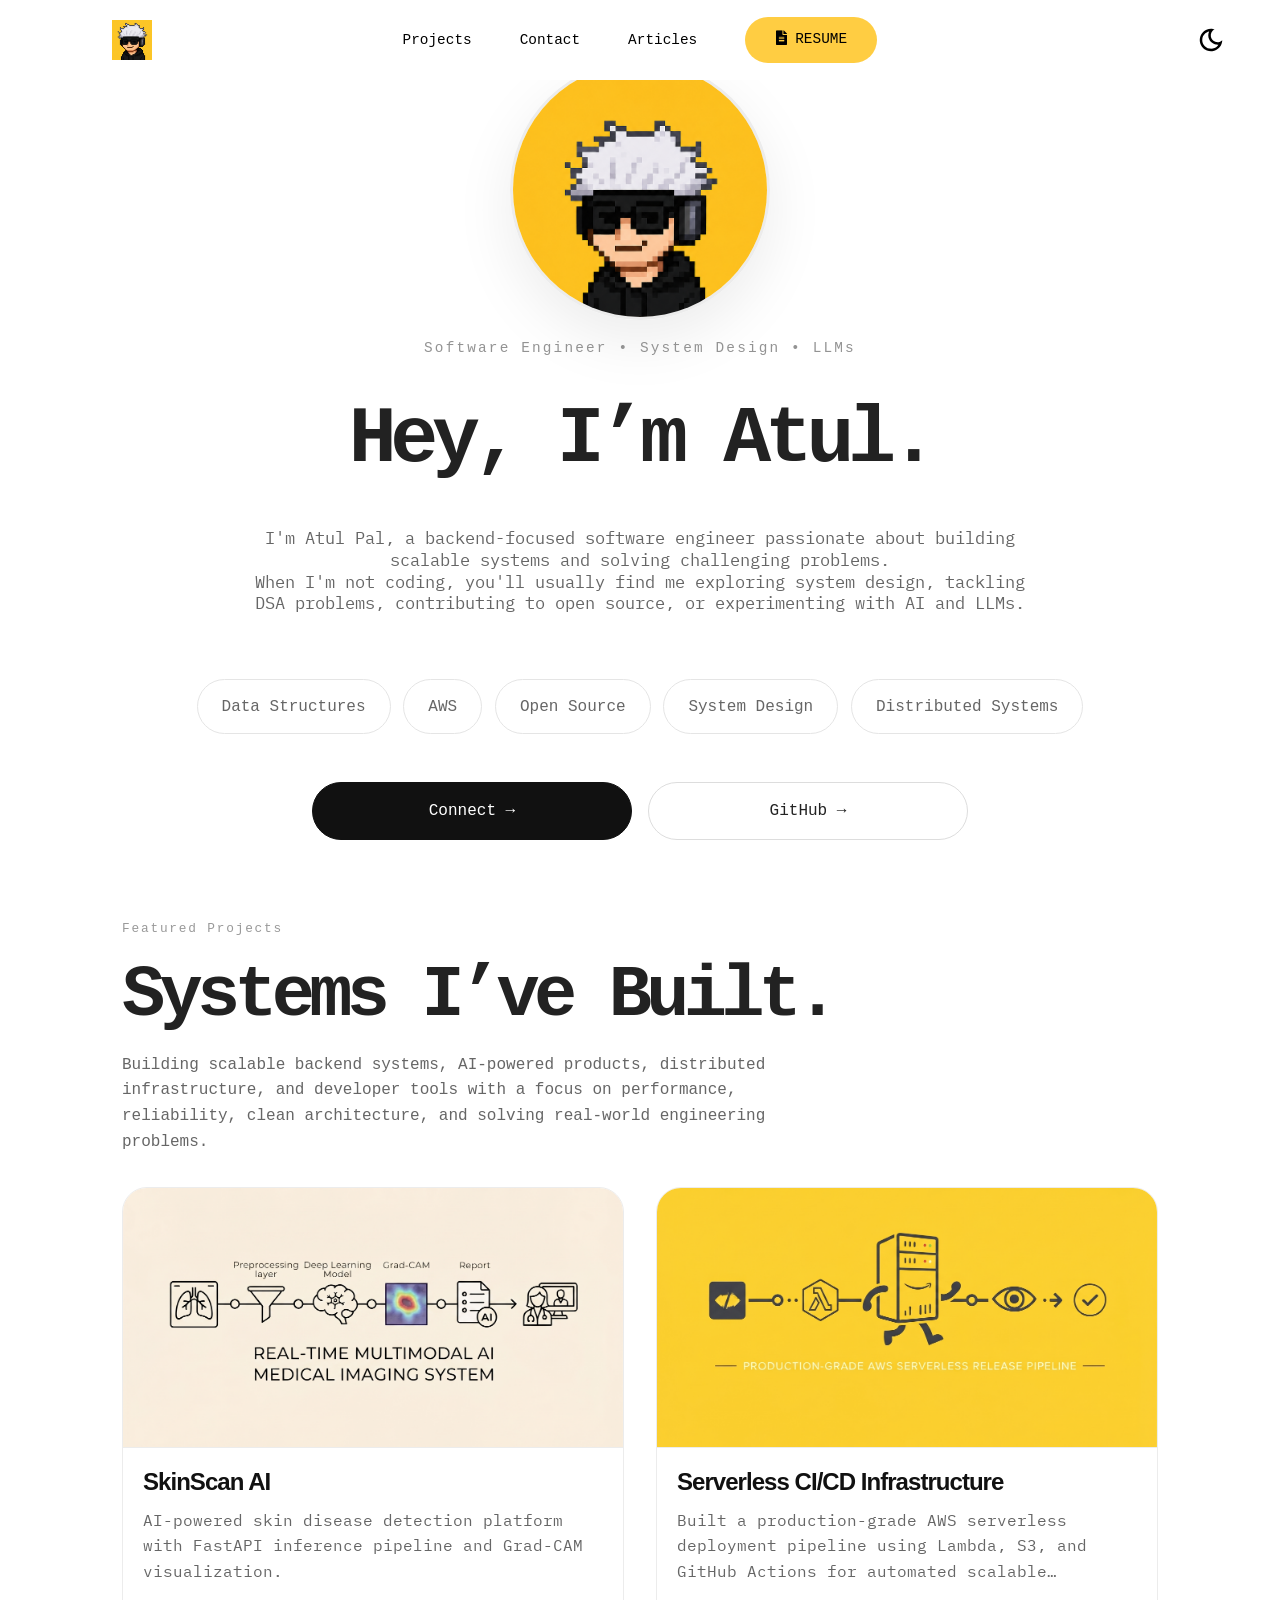
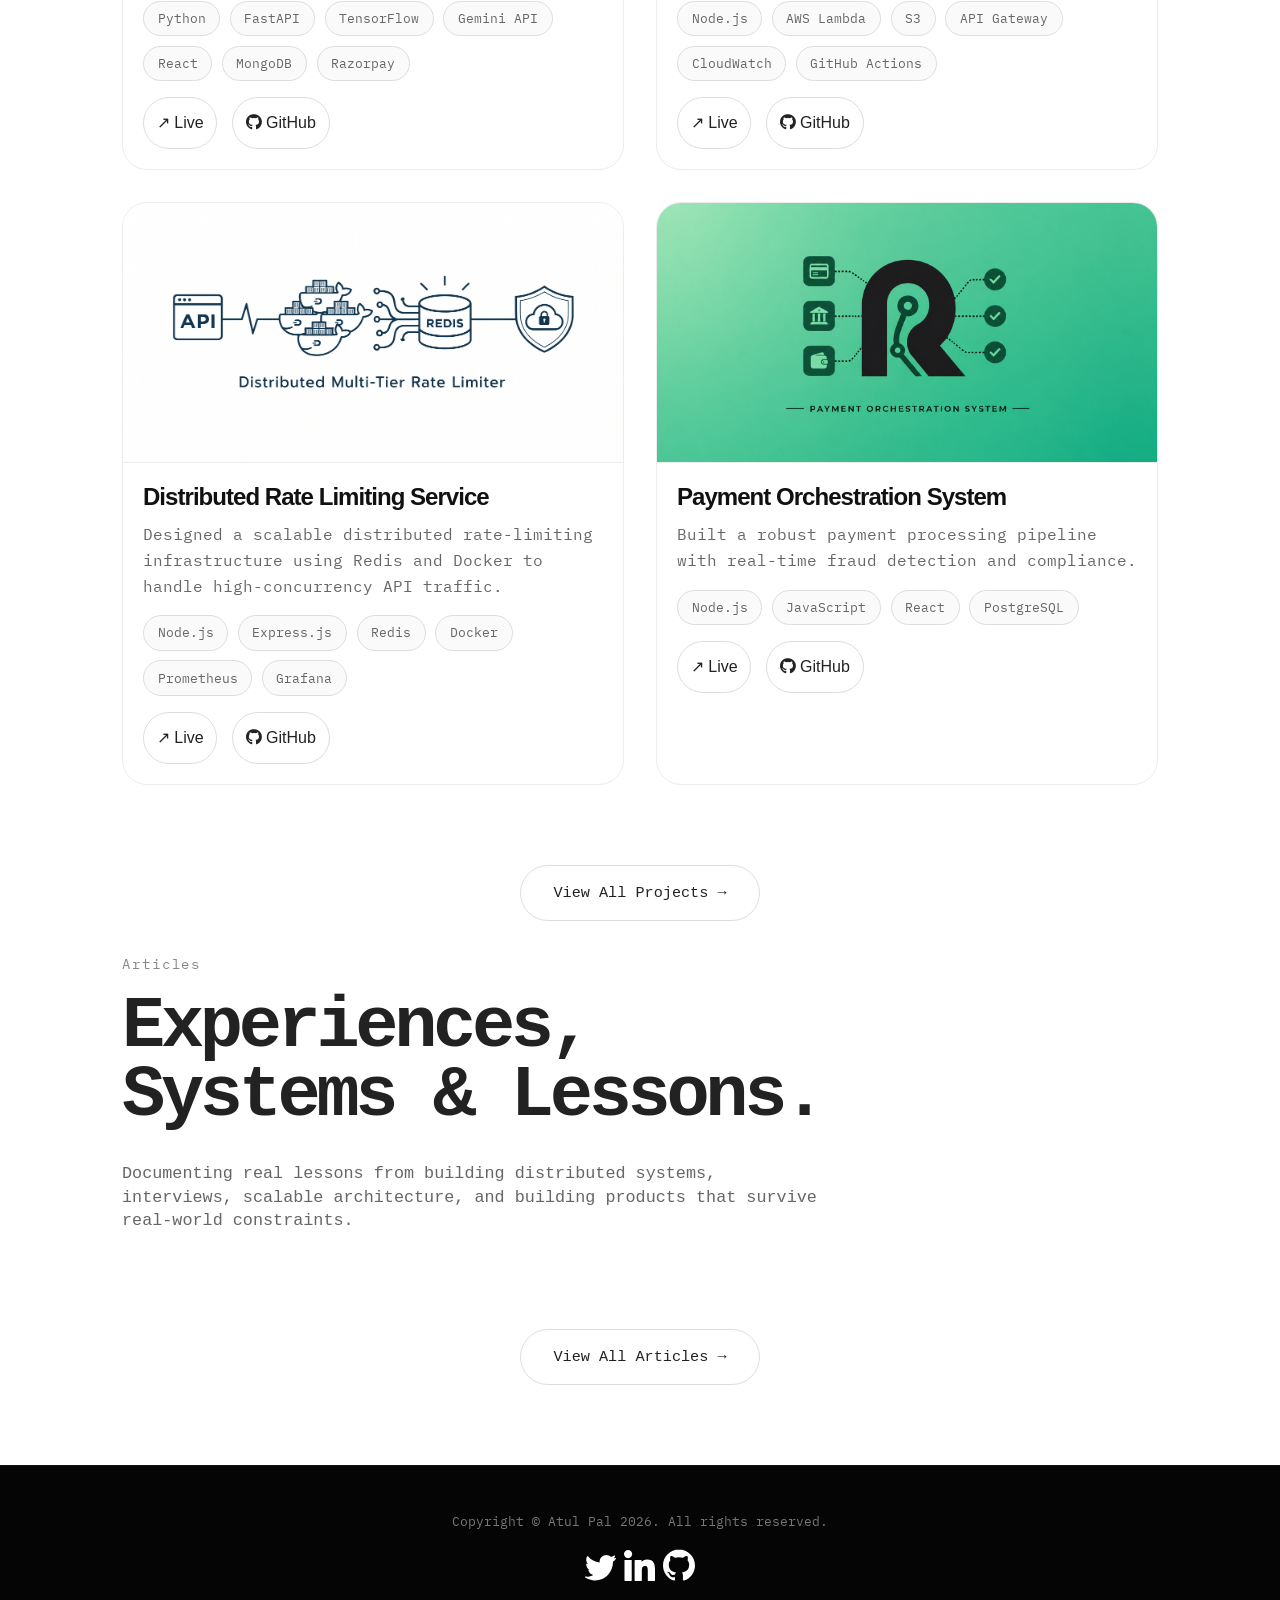
<file: src/index.html>
<!DOCTYPE html>
<html lang="en">
  <head>
    <meta charset="UTF-8" />
    <meta http-equiv="X-UA-Compatible" content="IE=edge" />
    <meta name="viewport" content="width=device-width, initial-scale=1.0" />
    <!-- Primary Meta Tags -->
    <title>Atul Pal • HomePage</title>
    <meta name="title" content="Atul Pal" />
    <meta
      name="description"
      content="I’m Atul Pal, backend-focused software engineer passionate about distributed systems, AI-powered applications, scalable architecture, and solving engineering problems under real-world constraints."
    />

    <!-- Open Graph / Facebook -->
    <meta property="og:type" content="website" />
    <meta
      property="og:url"
      content="https://atulpal02.in"
    />
    <meta property="og:title" content="Atul Pal" />
    <!-- <meta
      property="og:description"
      content="Build or customize your portfolio website using this super easy template. Free to use if you are a member of the community or a contributor to this project"
    /> -->
    <meta
      property="og:image"
    />

    <!-- Twitter -->
    <meta property="twitter:card" content="summary_large_image" />
    <meta
      property="twitter:url"
      content="https://atulpal02.in"
    />
    <meta property="twitter:title" content="Atul Pal" />
    <meta
      property="twitter:description"
      content="I’m Atul Pal, backend-focused software engineer passionate about distributed systems, AI-powered applications, scalable architecture, and solving engineering problems under real-world constraints."
    />
   

    <!-- Link -->
    <link
      rel="apple-touch-icon"
      href="assets/Atul-logo.png"
    />
    <link
      rel="icon"
      type="image/png"
     
      href="/assets/Atul-logo.png"
    />
    <link
      rel="icon"
      type="image/png"
      href="assets/Atul-logo.png"
    />
    <link
      rel="icon"
      type="image/png"
      sizes="192x192"
      href="assets/Atul-logo.png"
    />
    <link
      rel="icon"
      type="image/png"
      sizes="512x512"
      href="assets/Atul-logo.png"
    />
    <link rel="icon" type="image/x-icon" href="assets/Atul-logo.png" />
   
    <link
      rel="stylesheet"
      href="https://use.fontawesome.com/releases/v5.15.4/css/all.css"
      integrity="sha384-DyZ88mC6Up2uqS4h/KRgHuoeGwBcD4Ng9SiP4dIRy0EXTlnuz47vAwmeGwVChigm"
      crossorigin="anonymous"
    />
    <link rel="stylesheet" href="css/style.css" />
    <link rel="stylesheet" href="css/utilities.css" />
  </head>
  <body>
    <header id="hero">
      <!-- Navbar -->
      

<nav class="navbar">
  <div class="container">
    <h1 id="logo">
      <a href="index.html">
        <img src="./assets/Atul-logo.png" alt="Atul Pal" />
      </a>
    </h1>

    <ul class="nav-menu">
      <li><a class="nav-link" href="index.html#projects">Projects</a></li>
      <li><a class="nav-link" href="contact.html">Contact</a></li>
      <li><a class="nav-link" href="blog.html">Articles</a></li>

      <li>
        <a
          class="nav-link btn btn-primary"
          href="./Resume.pdf"
          target="_blank"
        >
           <i class="fas fa-file-alt"></i> Resume
        </a>
      </li>

      <div class="theme-switch">
        <input type="checkbox" id="switch" />
        <label class="toggle-icons" for="switch">
          <img class="moon" src="assets/moon.svg" />
          <img class="sun" src="assets/sun.svg" />
        </label>
      </div>
    </ul>

    <div class="hamburger">
      <span class="bar"></span>
      <span class="bar"></span>
      <span class="bar"></span>
    </div>
  </div>
</nav>
<section class="hero container">

  <!-- PROFILE IMAGE ON TOP -->
  <div class="hero-image-top">

    <img
      class="profile-image"
      src="assets/p5.png"
      alt="Atul Pal"
    />

  </div>

  <!-- CONTENT -->
  <div class="hero-content">

    <span class="hero-label">
      Software Engineer • System Design • LLMs
          
    </span>

    <h1>
      Hey, I’m Atul.
    </h1>

    <p class="hero-description">

      I'm Atul Pal, a backend-focused software engineer passionate about building scalable systems and solving challenging problems. <br>
      When I'm not coding, you'll usually find me exploring system design, tackling DSA problems, contributing to open source, or experimenting with AI and LLMs.

    </p>

    <div class="hero-tags">
      <span>Data Structures</span>
      <!-- <span>Node.js</span> -->
      <!-- <span>Microservices</span> -->
      
      
      <span>AWS</span>
      <span>Open Source</span>
      <span> System Design</span>
      <span>Distributed Systems</span>
       
      <!-- <span>AI/LLMs</span> -->
      <!-- <span>Postgres</span> -->
      <!-- <span>Git</span> -->
    </div>

    <div class="hero-actions">

      <a
        href="https://www.linkedin.com/in/atulpal02/"
        target="_blank"
        class="hero-btn primary-btn"
      >
        Connect →
      </a>

      <a
        href="https://github.com/atulpal02"
        target="_blank"
        class="hero-btn secondary-btn"
      >
        GitHub →
      </a>

    </div>

  </div>

</section>
    
    
<section id="projects" class="project-section container">

  <div class="section-heading">

    <span class="section-label">
      Featured Projects
    </span>

    <h2>
      Systems I’ve Built.
    </h2>

    <p>
      Building scalable backend systems, AI-powered products, distributed infrastructure, and developer tools with a focus on performance, reliability, clean architecture, and solving real-world engineering problems.
    </p>

  </div>

  <div class="project-grid">

    <!-- PROJECT 1 -->
      <!-- PROJECT 3 -->

    <!-- <article class="project-card featured-project">

      <div class="project-top">

        <span class="project-type">
          AI • HEALTHCARE
        </span>

        <div class="project-links">

  <a
    href="https://github.com/atulpal02/Skinscan"
    target="_blank"
  >
    GitHub
  </a>

  <a
    href="https://skin-scan-nine.vercel.app/"
    target="_blank"
    class="live-link"
  >
    Live
  </a>

</div>

      </div>

      <h3>
        SkinLabs AI
      </h3>

      <p>
        AI-powered skin disease detection platform using EfficientNet,
        Grad-CAM visualization, FastAPI inference pipeline,
        authentication, payments, and consultation workflows.
      </p>

      <div class="tech-stack">
        FastAPI • TensorFlow • React • MongoDB • Next.js
      </div>

    </article> -->
    <!-- <article class="project-card">

  <div class="project-image">
    <img
      src="./assets/project/SkinScan.png"
      alt="SkinScan AI"
    />
  </div>

  <div class="project-card">

    <h3>SkinScan AI</h3>

    <p>
      AI-powered skin disease detection platform with
      FastAPI inference pipeline and Grad-CAM visualization.
    </p>

    <div class="tech-stack">

      <span>FastAPI</span>
      <span>TensorFlow</span>
      <span>React</span>
      <span>MongoDB</span>

    </div>

    <div class="project-links">

      <a href="https://skin-scan-nine.vercel.app/">
        ↗ Live
      </a>

      <a href="https://github.com/atulpal02/Skinscan">
        <i class="fab fa-github"></i>
        GitHub
      </a>

    </div>

  </div>

</article> -->




<article class="project-card">

  <div class="project-image">
    <img
      src="./assets/project/SkinScan.png"
      alt=" SkinScan AI"
    />
  </div>

  <div class="project-content">

    <h3>SkinScan AI</h3>

    <p>
      AI-powered skin disease detection platform with
      FastAPI inference pipeline and Grad-CAM visualization.
    </p>

    <div class="tech-stack">

      <span>Python</span>
      <span>FastAPI</span>
      <span>TensorFlow</span>
      <span>Gemini API</span>
      <span>React</span>
      <span>MongoDB</span>
      <span>Razorpay</span>

    </div>

    <div class="project-links">

      <a href="https://skin-scan-nine.vercel.app/">
        ↗ Live
      </a>

      <a href="https://github.com/atulpal02/SkinScan">
        <i class="fab fa-github"></i>
        GitHub
      </a>

    </div>

  </div>

</article>


<article class="project-card">

  <div class="project-image">
    <img
      src="./assets/project/project-one.png"
      alt="SkinLabs AI"
    />
  </div>

  <div class="project-content">

    <h3>Serverless CI/CD Infrastructure</h3>

    <p>
      Built a production-grade AWS serverless deployment pipeline
        using Lambda, S3, and GitHub Actions for automated scalable deployments.
    </p>

    <div class="tech-stack">

      <span>Node.js</span>
      
      <span>AWS Lambda</span>
      <span>S3</span>
      
      <span>API Gateway</span>
      <span>CloudWatch</span>
      <span>GitHub Actions</span>
      

    </div>

    <div class="project-links">

      <a href="https://medium.com/@atulpal02/building-a-production-ready-serverless-ci-cd-pipeline-on-aws-using-github-actions-aws-sam-lambda-bceae69d77cb">
        ↗ Live
      </a>

      <a href="https://github.com/atulpal02/serverless-ci-cd">
        <i class="fab fa-github"></i>
        GitHub
      </a>

    </div>

  </div>

</article>

<article class="project-card">

  <div class="project-image">
    <img
      src="./assets/project/project-two.png"
      alt=" Distributed Rate Limiting Service"
    />
  </div>

  <div class="project-content">

    <h3>Distributed Rate Limiting Service</h3>

    <p>
      Designed a scalable distributed rate-limiting infrastructure
      using Redis and Docker to handle high-concurrency API traffic.
    </p>

    <div class="tech-stack">

      <span>Node.js</span>
      <span>Express.js</span>
      <span> Redis</span>
      <span>Docker</span>
      <span>Prometheus</span>
      <span>Grafana</span>

    </div>

    <div class="project-links">

      <a href="https://medium.com/@atulpal02/building-a-distributed-rate-limiter-understanding-the-theory-behind-api-protection-71d6759edc61">
        ↗ Live
      </a>

      <a href="https://github.com/atulpal02/Distributed-Rate-limiiting-middleware">
        <i class="fab fa-github"></i>
        GitHub
      </a>

    </div>

  </div>

</article>


<article class="project-card">

  <div class="project-image">
    <img
      src="./assets/project/project-five.png"
      alt=" Payment Orchestration System"
    />
  </div>

  <div class="project-content">

    <h3>Payment Orchestration System</h3>

    <p>
      Built a robust payment processing pipeline
      with real-time fraud detection and compliance.
    </p>

    <div class="tech-stack">
      <span>Node.js</span>
      <span>JavaScript</span>
      
      <span>React</span> 
      <span>PostgreSQL</span>

    </div>

    <div class="project-links">

      <a href="#">
        ↗ Live
      </a>

      <a href="#">
        <i class="fab fa-github"></i>
        GitHub
      </a>

    </div>

  </div>

</article>

    <!-- <article class="project-card">

      <div class="project-top">

        <span class="project-type">
          DISTRIBUTED SYSTEMS
        </span>

        <div class="project-links">

          <a
            href="https://github.com/atulpal02/distributed-rate-limiting-Service"
            target="_blank"
          >
            GitHub
          </a>

        </div>

      </div>

      <h3>
        Distributed Rate Limiting Service
      </h3>

      <p>
        Designed a scalable distributed rate-limiting infrastructure
        using Redis and Docker to handle high-concurrency API traffic.
      </p>

      <div class="tech-stack">
        Node.js • Redis • Docker • Express
      </div>

    </article> -->

   
<!-- 
    <article class="project-card">

      <div class="project-top">

        <span class="project-type">
          SERVERLESS • DEVOPS
        </span>

        <div class="project-links">

          <a
            href="https://github.com/atulpal02/serverless-ci-cd"
            target="_blank"
          >
            GitHub
          </a>

        </div>

      </div>

      <h3>
        Serverless CI/CD Infrastructure
      </h3>

      <p>
        Built a production-grade AWS serverless deployment pipeline
        using Lambda, S3, and GitHub Actions for automated scalable deployments.
      </p>

      <div class="tech-stack">
        Node.js • AWS Lambda • S3 • GitHub Actions
      </div>

    </article> -->

    <!-- PROJECT 2 -->


    <!-- PROJECT 4 -->
<!-- 
    <article class="project-card">

      <div class="project-top">

        <span class="project-type">
          FULL STACK
        </span>

        <div class="project-links">

          <a
            href="https://github.com/atulpal02/Talentboard"
            target="_blank"
          >
            GitHub
          </a>

        </div>

      </div>

      <h3>
        TalentBoard
      </h3>

      <p>
        Full-stack hiring and talent management platform
        with authentication, dashboards, and recruiter workflows.
      </p>

      <div class="tech-stack">
        React • Node.js • MongoDB • Express
      </div>

    </article>

    PROJECT 5 -->

    <!-- <article class="project-card">

      <div class="project-top">

        <span class="project-type">
          FINTECH • PAYMENTS
        </span>

        <div class="project-links">

          <a
            href="https://github.com/atulpal02/Distributed-Payment-Orchestration-System"
            target="_blank"
          >
            GitHub
          </a>

        </div>

      </div>

      <h3>
        Distributed Payment Orchestration System
      </h3>

      <p>
        Designed a resilient payment orchestration architecture
        supporting distributed workflows, retries, and payment routing.
      </p>

      <div class="tech-stack">
        PostgreSQL • Node.js • Stripe • Express
      </div>

    </article>

 PROJECT 6 -->
   <!-- 
    <article class="project-card">

      <div class="project-top">

        <span class="project-type">
          FRONTEND • UI
        </span>

        <div class="project-links">

          <a
            href="https://github.com/atulpal02/My-mini-projects"
            target="_blank"
          >
            GitHub
          </a>

        </div>

      </div>

      <h3>
        Frontend Experiments
      </h3>

      <p>
        Collection of frontend experiments,
        animations, UI concepts, and JavaScript mini-projects.
      </p>

      <div class="tech-stack">
        HTML • CSS • JavaScript
      </div>
      -->

    <!-- </article> --> 

  </div>

  <div class="project-footer">

    <a
      href="https://github.com/atulpal02"
      class="view-all-btn"
      target="_blank"
    >
      View All Projects →
    </a>

  </div>

</section>


  <section class="page-section container">

    <div class="blog-hero">

      <span class="blog-label">
        Articles
      </span>

      <h1>
        Experiences,
        <br />
        Systems & Lessons.
      </h1>

      <p>
        Documenting real lessons from building distributed systems,
        interviews, scalable architecture,
        and building products that survive real-world constraints.
      </p>

    </div>

    <div
      id="blog-container"
      class="blog-grid"
    ></div>
    <div class="blog-actions">

  <a
    href="https://medium.com/@atulpal02"
    target="_blank"
    class="view-all-btn"
  >
    View All Articles →
  </a>

</div>

  </section>
<!-- 
<section class="page-section container">


  <div class="contact-hero">

    <span class="contact-label">
      CONTACT
    </span>

    <h1>
      Let’s Build Something Real.
    </h1>

    <p>
      <p>
  Open to backend engineering opportunities, ambitious startup ideas and meaningful conversations around scalable systems, software architecture.
</p>
    </p>

  </div>
  <div class="contact-grid">

  <a
    href="mailto:iatulpal02@gmail.com"
    class="contact-card"
  >
    <span>EMAIL</span>

    <h3>
      iatulpal02
      
      @gmail.com
    </h3>

    <p>
      Reach me for opportunities
      and engineering discussions.
    </p>
  </a>

  <a
    href="tel:+918287466186"
    class="contact-card"
  >
    <span>PHONE</span>

    <h3>
      +91
      
      8287466186
    </h3>

    <p>
      Available for 
       professional discussions.
    </p>
  </a>

  <a
    href="https://www.linkedin.com/in/atulpal02/"
    target="_blank"
    class="contact-card"
  >
    <span>LINKEDIN</span>

    <h3>
      
      @atulpal02
    </h3>

    <p>
      Backend engineering, projects,
      and technical updates.
    </p>
  </a>

  <a
    href="https://github.com/atulpal02"
    target="_blank"
    class="contact-card"
  >
    <span>GITHUB</span>

    <h3>
      @atulpal02
    </h3>

    <p>
      Explore production projects
      and open-source work.
    </p>
  </a>

  <a
    href="https://x.com/atulpal02"
    target="_blank"
    class="contact-card"
  >
    <span>TWITTER</span>

    <h3>
      @atulpal02
    </h3>

    <p>
      Thoughts on engineering,
      startups,
      and software building.
    </p>
  </a>

  <a
    href="https://ko-fi.com/atulpal02"
    target="_blank"
    class="contact-card coffee-card"
  >
    <span>SUPPORT</span>

    <h3>
      Buy Me A Coffee ☕
    </h3>

    <p>
      Support my work,
      open-source projects,
      and technical writing.
    </p>
  </a>

</div>
</section> -->


    <footer id="footer">
      <div class="container">
        <!-- <a href="mailto:iatulpal02@gmail.com"> iatulpal02@gmail.com</a> -->
        <!-- Social links -->
                 <p>Copyright &copy; Atul Pal <span id="datee"></span>. All rights reserved.</p>

        <div class="social">
          <!-- <a href="https://www.instagram.com/atulpal02/" target="_blank"
            ><img src="./assets/instagram-icon.svg" alt="Instagram"
          /></a> -->
          <a href="https://x.com/atulpal02" target="_blank"><img src="./assets/twitter-icon.svg" alt="Twitter" /></a>
          <a href="https://www.linkedin.com/in/atulpal02/" target="_blank"
            ><img src="./assets/linkedin-icon.svg" alt="Linkedin"
          /></a>
          <a href="https://github.com/atulpal02/atulpal02" target="_blank"><img src="./assets/github-icon.svg" alt="GitHub" /></a>
          <!-- <a href="https://leetcode.com/u/atulpal02/" target="_blank"
            ><img src="./assets/hashnode-icon.svg" alt="Hashnode"
          /></a> -->
        </div>
        <!-- Attribution -->
        <div class="attribution">
          <!-- <a
            href="https://leetcode.com/u/atulpal02/"
            target="_blank"
            rel="noopener noreferrer"
          >
           <img
              src="https://user-images.githubusercontent.com/62628408/157202263-9174da24-b19a-4017-9b7c-a1d26ae8f014.svg"
              alt="attribution"
              width="150px"
            />
          </a> -->
        </div>
      </div>
    </footer>

  <script>

    async function loadBlogs() {

      const rssUrl =
        "https://api.rss2json.com/v1/api.json?rss_url=https://medium.com/feed/@atulpal02";

      const response =
        await fetch(rssUrl);

      const data =
        await response.json();

      const container =
        document.getElementById("blog-container");

      data.items
        .slice(0, 3)
        .forEach((blog) => {

          const plainText =
            blog.description
              .replace(/<[^>]+>/g, "")
              .slice(0, 140);

          const date =
            new Date(blog.pubDate)
              .toLocaleDateString(
                "en-US",
                {
                  month: "short",
                  day: "numeric",
                  year: "numeric"
                }
              );

          container.innerHTML += `

            <div class="blog-card">

              <div class="blog-date">
                ${date}
              </div>

              <h3>
                ${blog.title}
              </h3>

              <p>
                ${plainText}
              </p>

              <a
                href="${blog.link}"
                target="_blank"
              >
                Read Article →
              </a>

            </div>

          `;
        });
    }

    loadBlogs();

  </script>
    <script src="js/script.js"></script>
  </body>
</html>
</file>
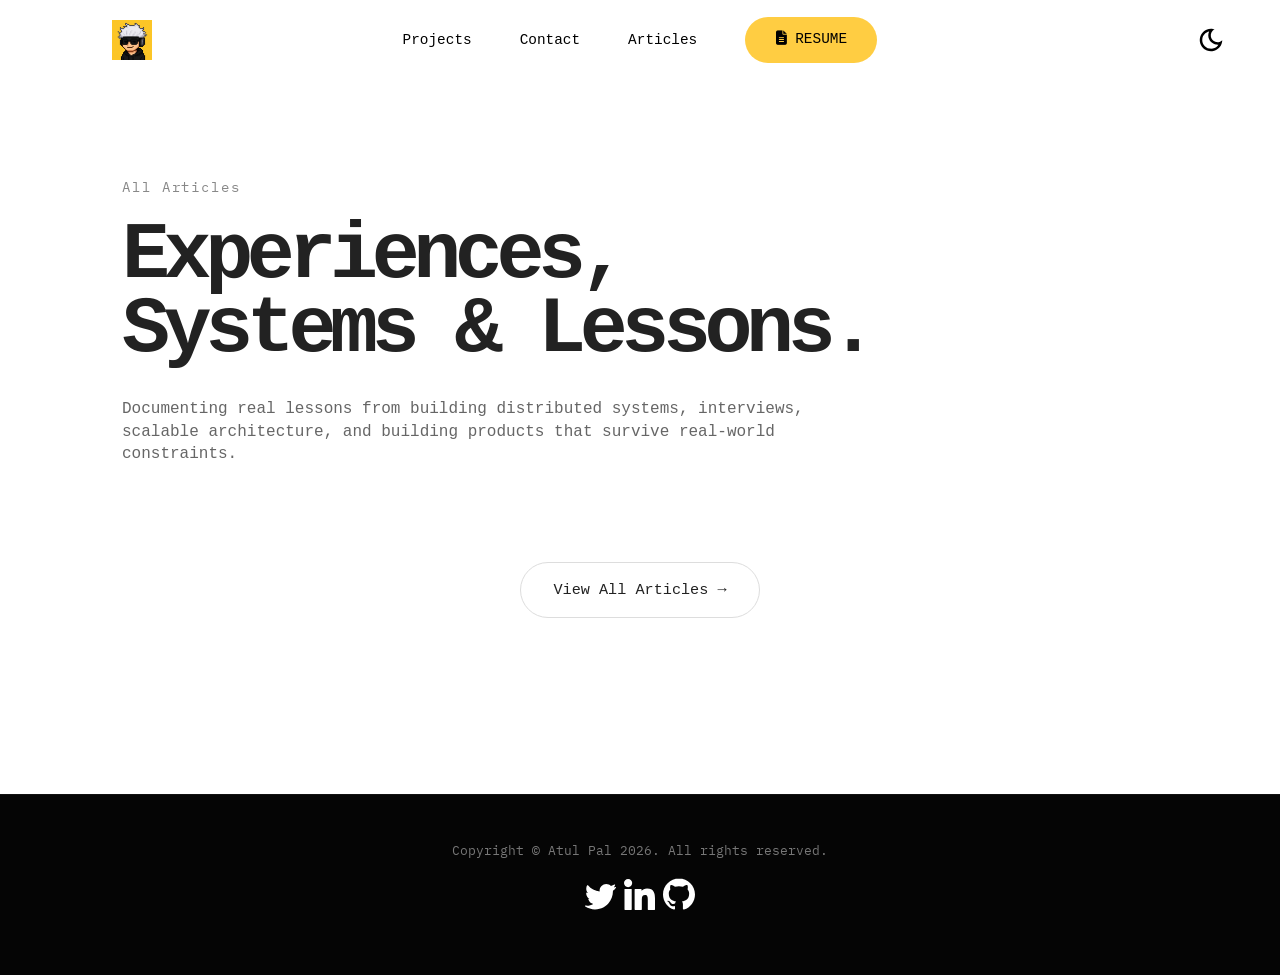
<file: src/blog.html>
<!DOCTYPE html>
<html lang="en">

<head>

  <meta charset="UTF-8" />
  <meta
    name="viewport"
    content="width=device-width, initial-scale=1.0"
  />

  <title>Articles</title>

  <link
    href="https://fonts.googleapis.com/css2?family=Inter:wght@400;500;600;700;800&display=swap"
    rel="stylesheet"
  />

  <link
    href="https://fonts.googleapis.com/css2?family=IBM+Plex+Mono:wght@300;400;500&display=swap"
    rel="stylesheet"
  />

  <link
  rel="stylesheet"
  href="https://cdnjs.cloudflare.com/ajax/libs/font-awesome/6.5.2/css/all.min.css"
/>

  <link
    rel="stylesheet"
    href="css/style.css"
  />

  <link
    rel="stylesheet"
    href="css/utilities.css"
  />

</head>

<body>

  <nav class="navbar">

    <div class="container">

      <h1 id="logo">
        <a href="index.html">
          <img
            src="./assets/Atul-logo.png"
            alt="Atul Pal"
          />
        </a>
      </h1>

      <ul class="nav-menu">

        <li>
          <a
            class="nav-link"
            href="index.html#projects"
          >
            Projects
          </a>
        </li>

        <li>
          <a
            class="nav-link"
            href="contact.html"
          >
            Contact
          </a>
        </li>

        <li>
          <a
            class="nav-link"
            href="blog.html"
          >
            Articles
          </a>
        </li>

        <li>
        <a
          class="nav-link btn btn-primary"
          href="https://drive.google.com/file/d/1oCYZ2bueoJoTS-0HvpAQcURnZCsPMDA0/view?usp=drive_link"
          target="_blank"
        >
          <i class="fas fa-file-alt"></i> Resume
        </a>
      </li>

      <div class="theme-switch">
        <input type="checkbox" id="switch" />
        <label class="toggle-icons" for="switch">
          <img class="moon" src="assets/moon.svg" />
          <img class="sun" src="assets/sun.svg" />
        </label>
      </div>

      </ul>

      <div class="hamburger">

        <span class="bar"></span>
        <span class="bar"></span>
        <span class="bar"></span>

      </div>

    </div>

  </nav>

<section class="contact-page">
  <div class="container">
    <div class="blog-hero">

      <span class="blog-label">
        All Articles
      </span>

      <h1>
        Experiences,
        <br>
        Systems & Lessons.
      </h1>

      <p>
        Documenting real lessons from building distributed systems,
        interviews, scalable architecture,
        and building products that survive real-world constraints.
      </p>

    </div>

    <div
      id="blog-container"
      class="blog-grid"
    ></div>
    <div class="blog-actions">

  <a
    href="https://medium.com/@atulpal02"
    target="_blank"
    class="view-all-btn"
  >
    View All Articles →
  </a>

</div>

  </section>

    <footer id="footer">
      <div class="container">
        <!-- <a href="mailto:iatulpal02@gmail.com"> iatulpal02@gmail.com</a> -->
        <!-- Social links -->
                 <p>Copyright &copy; Atul Pal <span id="datee"></span>. All rights reserved.</p>

        <div class="social">
          <!-- <a href="https://www.instagram.com/atulpal02/" target="_blank"
            ><img src="./assets/instagram-icon.svg" alt="Instagram"
          /></a> -->
          <a href="https://x.com/atulpal02" target="_blank"><img src="./assets/twitter-icon.svg" alt="Twitter" /></a>
          <a href="https://www.linkedin.com/in/atulpal02/" target="_blank"
            ><img src="./assets/linkedin-icon.svg" alt="Linkedin"
          /></a>
          <a href="https://github.com/atulpal02/atulpal02" target="_blank"><img src="./assets/github-icon.svg" alt="GitHub" /></a>
          <!-- <a href="https://leetcode.com/u/atulpal02/" target="_blank"
            ><img src="./assets/hashnode-icon.svg" alt="Hashnode"
          /></a> -->
        </div>
        <!-- Attribution -->
        <div class="attribution">
          <!-- <a
            href="https://leetcode.com/u/atulpal02/"
            target="_blank"
            rel="noopener noreferrer"
          >
           <img
              src="https://user-images.githubusercontent.com/62628408/157202263-9174da24-b19a-4017-9b7c-a1d26ae8f014.svg"
              alt="attribution"
              width="150px"
            />
          </a> -->
        </div>
      </div>
    </footer>

  <script>

    async function loadBlogs() {

      const rssUrl =
        "https://api.rss2json.com/v1/api.json?rss_url=https://medium.com/feed/@atulpal02";

      const response =
        await fetch(rssUrl);

      const data =
        await response.json();

      const container =
        document.getElementById("blog-container");

      data.items
        .slice(0, 6)
        .forEach((blog) => {

          const plainText =
            blog.description
              .replace(/<[^>]+>/g, "")
              .slice(0, 140);

          const date =
            new Date(blog.pubDate)
              .toLocaleDateString(
                "en-US",
                {
                  month: "short",
                  day: "numeric",
                  year: "numeric"
                }
              );

          container.innerHTML += `

            <div class="blog-card">

              <div class="blog-date">
                ${date}
              </div>

              <h3>
                ${blog.title}
              </h3>

              <p>
                ${plainText}
              </p>

              <a
                href="${blog.link}"
                target="_blank"
              >
                Read Article →
              </a>

            </div>

          `;
        });
    }

    loadBlogs();

  </script>

  <script src="js/script.js"></script>

</body>

</html>
</file>
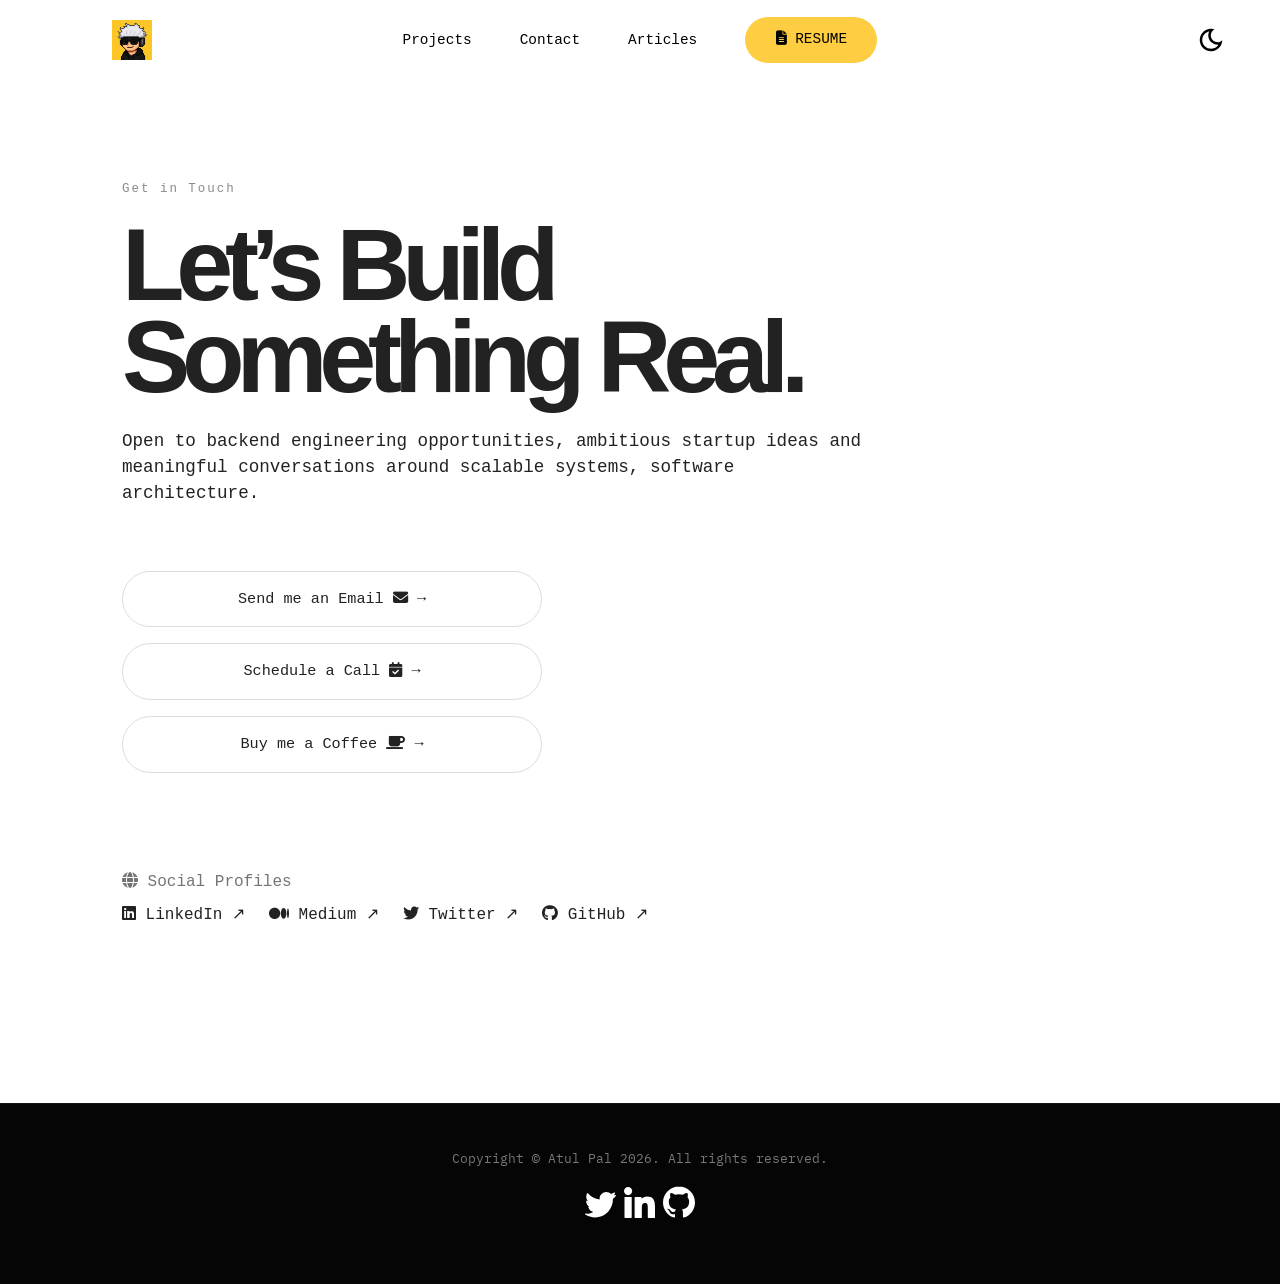
<file: src/contact.html>
<!DOCTYPE html>
<html lang="en">
<head>
  <meta charset="UTF-8" />
  <meta name="viewport" content="width=device-width, initial-scale=1.0"/>
  <title>Contacts</title>

  <link rel="stylesheet" href="css/style.css" />
  <link rel="stylesheet" href="css/utilities.css" />
  <link
  rel="stylesheet"
  href="https://use.fontawesome.com/releases/v5.15.4/css/all.css"
/>
    <link
  rel="stylesheet"
  href="https://cdnjs.cloudflare.com/ajax/libs/font-awesome/6.5.2/css/all.min.css"
/>


</head>

<body>

<nav class="navbar">
  <div class="container">
    <h1 id="logo">
      <a href="index.html">
        <img src="./assets/Atul-logo.png" alt="Atul Pal" />
      </a>
    </h1>

    <ul class="nav-menu">
      <li><a class="nav-link" href="index.html#projects">Projects</a></li>
      <li><a class="nav-link" href="contact.html">Contact</a></li>
      <li><a class="nav-link" href="blog.html">Articles</a></li>

      <li>
        <a
          class="nav-link btn btn-primary"
          href="https://drive.google.com/file/d/1oCYZ2bueoJoTS-0HvpAQcURnZCsPMDA0/view?usp=drive_link"
          target="_blank"
        >
          <i class="fas fa-file-alt"></i>  Resume
        </a>
      </li>

      <div class="theme-switch">
        <input type="checkbox" id="switch" />
        <label class="toggle-icons" for="switch">
          <img class="moon" src="assets/moon.svg" />
          <img class="sun" src="assets/sun.svg" />
        </label>
      </div>
    </ul>

    <div class="hamburger">
      <span class="bar"></span>
      <span class="bar"></span>
      <span class="bar"></span>
    </div>
  </div>
</nav>
<section class="contact-page">

  <div class="container">

    <div class="contact-hero">

      <span class="contact-label">
        Get in Touch
      </span>

      <h1>
        Let’s Build
        <br />
        Something Real.
      </h1>

      <p>
        Open to backend engineering opportunities, ambitious startup ideas and meaningful conversations around scalable systems, software architecture.
      </p>

    </div>
    <div class="contact-actions">

      <a href="mailto:iatulpal02@icloud.com" class="view-all-btn">
     Send me an Email <i class="fas fa-envelope"></i> →
  </a>

  <a href="https://cal.com/atulpal02" target="_blank" class="view-all-btn">
     Schedule a Call <i class="fas fa-calendar-check"></i> →
  </a>

  

  <a href="https://ko-fi.com/atulpal02" target="_blank" class="view-all-btn">
    Buy me a Coffee <i class="fas fa-coffee"></i> → 
  </a>

</div>

<div class="social-links">
  
 <p>
  <i class="fas fa-globe"></i>
  Social Profiles
</p>


  <div class="social-row">

    <a href="https://linkedin.com/in/atulpal02" target="_blank">
      <i class="fab fa-linkedin"></i> LinkedIn ↗
    </a>

    

    <a href="https://medium.com/@atulpal02" target="_blank">
      <i class="fab fa-medium-m"></i> Medium ↗
    </a>

    <a href="https://x.com/atulpal02" target="_blank">
       <i class="fab fa-twitter"></i> Twitter ↗
    </a>

    <a href="https://github.com/atulpal02" target="_blank">
       <i class="fab fa-github"></i> GitHub ↗
    </a>

  </div>

</div>
<!-- <div class="contact-minimal">

  <a
    href="mailto:iatulpal02@icloud.com"
    class="contact-line"
  >
    <span>
      <i class="fas fa-envelope"></i>
      Email: iatulpal02@icloud.com
    </span>
  </a>

  <a
    href="tel:+918287466186"
    class="contact-line"
  >
    <span>
      <i class="fas fa-phone-alt"></i>
      Phone: +91 8287466186
    </span>
  </a>

  <a
    href="https://www.linkedin.com/in/atulpal02/"
    target="_blank"
    class="contact-line"
  >
    <span>
      <i class="fab fa-linkedin"></i>
      LinkedIn  @atulpal02
    </span>
  </a>

  <a
    href="https://github.com/atulpal02"
    target="_blank"
    class="contact-line"
  >
    <span>
      <i class="fab fa-github"></i>
      GitHub  @atulpal02
    </span>
  </a>

  <a
    href="https://x.com/atulpal02"
    target="_blank"
    class="contact-line"
  >
    <span>
      <i class="fab fa-twitter"></i>
      Twitter  @atulpal02
    </span>
  </a>

</div> -->


<!-- <div class="coffee-wrapper">

 


    <div class="blog-actions">

  <a
    href="https://ko-fi.com/atulpal02"
    target="_blank"
    class="view-all-btn"
  >
    Buy me a Coffee ☕️ →
  </a>

</div>
</div> -->



  </div>
  

</section>


    <footer id="footer">
      <div class="container">
        <!-- <a href="mailto:iatulpal02@gmail.com"> iatulpal02@gmail.com</a> -->
        <!-- Social links -->
                 <p>Copyright &copy; Atul Pal <span id="datee"></span>. All rights reserved.</p>

        <div class="social">
          <!-- <a href="https://www.instagram.com/atulpal02/" target="_blank"
            ><img src="./assets/instagram-icon.svg" alt="Instagram"
          /></a> -->
          <a href="https://x.com/atulpal02" target="_blank"><img src="./assets/twitter-icon.svg" alt="Twitter" /></a>
          <a href="https://www.linkedin.com/in/atulpal02/" target="_blank"
            ><img src="./assets/linkedin-icon.svg" alt="Linkedin"
          /></a>
          <a href="https://github.com/atulpal02/atulpal02" target="_blank"><img src="./assets/github-icon.svg" alt="GitHub" /></a>
          <!-- <a href="https://leetcode.com/u/atulpal02/" target="_blank"
            ><img src="./assets/hashnode-icon.svg" alt="Hashnode"
          /></a> -->
        </div>
        <!-- Attribution -->
        <div class="attribution">
          <!-- <a
            href="https://leetcode.com/u/atulpal02/"
            target="_blank"
            rel="noopener noreferrer"
          >
           <img
              src="https://user-images.githubusercontent.com/62628408/157202263-9174da24-b19a-4017-9b7c-a1d26ae8f014.svg"
              alt="attribution"
              width="150px"
            />
          </a> -->
        </div>
      </div>
    </footer>
<script src="js/script.js"></script>

</body>
</html>
</file>
<file: src/css/style.css>
/* This is the required project styling. Will contain essential CSS styles like:
   * Flex property
   * Grid layout
   * Cards and sections
*/

@import url('https://fonts.googleapis.com/css2?family=IBM+Plex+Mono:wght@300;400;500;600&display=swap');/* variables */
:root {
  /* Colors */
  --primary-color: #ffcd42;
  --secondary-color: #ffd35c;
  --bg-primary: #ffffff;
  --text-color: #222222;
  --text-color-two: #ffffff;
  --bg-secondary: #000000;
  --card-background: #f4f4f4;
  --bg-secondary-two: #111111;
  --card-bg: #ffffff;
  --card-heading: #111111;
  --card-text: #666666;

  --shadow: 0 10px 40px rgba(0, 0, 0, 0.2);

  /* Font Weight */
  --weight-small: 400;
  --weight-semibold: 600;
  --weight-bold: 800;

  /* Max width */
  --width-small: 600px;
  --width-medium: 1100px;
  --width-large: 1300px;
}

[data-theme="dark"] {
  --primary-color: #ffcd42;
  --secondary-color: #ffd35c;
  --bg-primary: #000000;
  --text-color: #ffffff;
  --text-color-two: #222222;
  --bg-secondary: #ffffff;
  --card-background: #111111;
  --bg-secondary-two: #f4f4f4;
  --shadow: 0 2px 10px rgba(95, 95, 95, 0.2);
  --card-bg: #ffffff;
  --card-text: #111111;
  --card-bg: #ffffff;
  --card-heading: #111111;
  --card-text: #666666;
}
 .page-section .blog-hero h1{

    font-size: 4.5rem;
     margin-bottom: 2rem;
     margin-top: 1rem;

    line-height: 0.95;

    letter-spacing: -0.06em;
  }


html {
  font-size: 100%;
  scroll-behavior: smooth;
}

/* Reset default styling */
* {
  margin: 0;
  padding: 0;
  box-sizing: border-box;
}

ul {
  list-style: none;
}

a {
  text-decoration: none;
  color: var(--text-color);
}

body {
  background: var(--bg-primary);
  color: var(--text-color);

  font-family: "Geist Mono", monospace;

  line-height: 1.5;

  min-height: 100vh;

  display: flex;
  flex-direction: column;
}

h1,
h2,
h3,
h4,
h5,
h6 {
  letter-spacing: -0.04em;
  line-height: 1;
}

p {
  line-height: 1.7;
  color: #666;
}

/* Navbar */
.navbar {
  position: fixed;
  top: 0;
  left: 0;
  right: 0;
  z-index: 20;
  background: var(--bg-primary);
}

.navbar .container {
  display: grid;
  grid-template-columns: 1fr auto 1fr;

  align-items: center;
  height: 80px;

  max-width: 1200px;
  margin: 0 auto;
}

.navbar .nav-menu {
   justify-self: center;

  display: flex;
  align-items: center;
  gap: 3rem;
  display: flex;

  align-items: center;
  background: var(--bg-primary);
}

.navbar .nav-link {
  margin: 0;
  align-items: center;
  
  font-size: 0.9rem;
  font-weight: 500;
  color: #000;
  
  transition: 0.3s ease;
}
.theme-switch {
  margin: 0;
  position: absolute;
  right: 24px;
  top: 50%;
  transform: translateY(-50%);
}

.navbar .nav-link:hover {
  color: #666;
 
}
.navbar #logo img {
  justify-self: start;
  display: block;
  width: 40px;
}

.navbar .btn {
  margin-right: 0;
}

/* hamburger */
.hamburger {
  margin-bottom: 0.1rem;
  display: none;
}

.bar {
  display: block;
  width: 23px;
  height: 3px;
  margin: 4px auto;
  transition: all 0.3s ease-in-out;
  border-radius: 30px;
  background-color: var(--bg-secondary);
}

/* Hero section */

@keyframes bounce {
  from {
    transform: translateY(0px);
  }

  to {
    transform: translateY(-10px);
  }
}




.blog-label {
  font-family: "IBM Plex Mono", monospace;
  font-size: 0.85rem;
  letter-spacing: 0.14em;
  color: #888;
}

.contact-page .blog-hero h1 {

  font-size: 5rem;

  line-height: 0.92;

  letter-spacing: -0.08em;

  margin-top: 1.2rem;

  margin-bottom: 2rem;

  font-weight: 800;
}
.contact-page .blog-hero p {
  font-size: 1rem;

  line-height: 1.4;

}


.blog-hero p {
  font-size: 1.05rem;
  margin-bottom: 2rem;
  line-height: 1.4;
  color: #666;
  max-width: 700px;
}

.blog-grid {
  display: grid;
  grid-template-columns: repeat(auto-fit, minmax(320px, 1fr));
  gap: 2rem;
}

.blog-card {
  font-family: "IBM Plex Mono", monospace;
  background: #ffffff;
  border: 1px solid #ececec;
  border-radius: 28px;
  padding: 2rem;
  transition: all 0.35s ease;
}

.blog-card:hover {
  transform: translateY(-8px);
  box-shadow: 0 20px 40px rgba(0,0,0,0.06);
}

.blog-date {
  font-family: "IBM Plex Mono", monospace;
  color: #999;
  font-size: 0.85rem;
  margin-bottom: 1rem;
}

.blog-card h3 {

  font-family:'Trebuchet MS', sans-serif;
  font-size: 1.5rem;
  line-height: 1.2;
  margin-bottom: 1rem;
  color: #111;
}

.blog-card p {
  color: #666;
  line-height: 1.8;
  margin-bottom: 2rem;
}

.blog-card a {
  font-family: "IBM Plex Mono", monospace;
  color: #111;
  transition: 0.3s ease;
}

.blog-card a:hover {
  opacity: 0.6;
}

.project-section {
  padding-top: 8rem;
  padding-bottom: 8rem;
}

.section-heading {
  max-width: 850px;
  margin-bottom: 3rem;
}

.section-label {
  font-size: 0.8rem;
  letter-spacing: 0.14em;
  color: #999;
}

.section-heading h2 {
  font-size: 4.5rem;
  line-height: 0.9;
  letter-spacing: -0.08em;
  margin-top: 1.5rem;
  margin-bottom: 1.5rem;
  font-weight: 800;
}

.section-heading p {
  font-size: 1rem;
  line-height: 1.4;
  max-width: 700px;
 
}
/* 
.project-grid {

  display: grid;

  grid-template-columns:
    repeat(auto-fit, minmax(420px, 1fr));

  gap: 2.5rem;

  align-items: stretch;
}

.project-card {

  background: var(--card-bg);

  border: 1px solid #ececec;

  border-radius: 32px;

  padding: 2rem;

  min-height: 200px;

  display: flex;

  flex-direction: column;

  justify-content: space-between;

  transition: all 0.35s ease;

  position: relative;

  overflow: hidden;
}
.project-card h3 {

  min-height: 110px;
}
.project-card p {

  flex-grow: 1;
}
.project-card:hover {
  transform: translateY(-8px);

  box-shadow:
    0 20px 40px rgba(0,0,0,0.06);
}
.featured-project {

  background: #050505;

  border: 1px solid rgba(255,255,255,0.15);
}

.featured-project h3 {

  color: #ffffff !important;
}

.featured-project p {

  color: rgba(255,255,255,0.82) !important;
}

.featured-project .tech-stack {

  color: rgba(255,255,255,0.72) !important;
}

.featured-project .project-type {

  color: rgba(255,255,255,0.6) !important;
}

.featured-project a {

  color: #ffffff !important;
}
.featured-project:hover {

  transform: translateY(-10px);

  box-shadow:
    0 25px 60px rgba(0,0,0,0.35);
}

.project-top {

  display: flex;

  align-items: flex-start;

  justify-content: space-between;

  margin-bottom: 2rem;
}

.project-type {
  font-size: 0.75rem;

  letter-spacing: 0.12em;

  color: #888;
}

.project-links a {
  font-size: 0.9rem;
}

.project-card h3 {

  font-size: 2rem;

  line-height: 1.02;

  margin-bottom: 0.5rem;

  font-weight: 800;

  word-break: break-word;

  min-height: 110px;
}

.project-card p {
  line-height: 1.4;

  margin-bottom: 2rem;
}

.tech-stack {
  font-size: 0.9rem;

  color: #777;

  line-height: 1.7;
}

.project-footer {
  margin-top: 5rem;

  display: flex;

  justify-content: center;
}

.view-all-btn {
  padding: 1rem 2rem;

  border: 1px solid #ddd;

  border-radius: 999px;

  transition: 0.3s ease;
}

.view-all-btn:hover {
  background: #111;

  color: white;
}

.project-image {

  width: 100%;

  height: 260px;

  overflow: hidden;

  border-bottom: 1px solid #ececec;
}

.project-image img {

  width: 100%;

  height: 100%;

  object-fit: cover;

  transition: transform .5s ease;
}

.project-card:hover .project-image img {

  transform: scale(1.03);
} */

/* =========================
   PROJECT SECTION
========================= */
/* 
.project-section {
  padding: 8rem 0;
} */

.section-heading {
  max-width: 850px;
  margin-bottom: 2rem;
}

.section-label {
  font-size: 0.8rem;
  letter-spacing: 0.14em;
  color: #999;
}

.section-heading h2 {
  font-size: 4.5rem;
  line-height: 0.9;
  letter-spacing: -0.08em;
  margin: 1.5rem 0;
  font-weight: 800;
}

.section-heading p {
  max-width: 700px;
  line-height: 1.6;
  color: #666;
}

/* =========================
   GRID
========================= */

.project-grid {
  display: grid;
   /* margin-top: 2rem; */
  /* grid-template-columns: repeat(auto-fit, minmax(420px, 1fr)); */
  grid-template-columns: repeat(auto-fit, minmax(420px, 1fr));
  gap: 2rem;
}

/* =========================
   CARD
========================= */

.project-card {
  font-family: "IBM Plex Mono", monospace;
   background: var(--card-bg);
  border: 1px solid #ececec;
  border-radius: 25px;
  overflow: hidden;


  display: flex;
  flex-direction: column;

  transition:
    transform 0.35s ease,
    box-shadow 0.35s ease,
    border-color 0.35s ease;
}

.project-card:hover {
  transform: translateY(-8px);

  border-color: #d8d8d8;

  box-shadow:
    0 25px 60px rgba(0, 0, 0, 0.08);
}

/* =========================
   IMAGE
========================= */

.project-image {
  width: 100%;
  height: 260px;
  overflow: hidden;
  border-bottom: 1px solid #ececec;
}

.project-image img {
  width: 100%;
  height: 100%;
  object-fit: cover;

  transition: transform 0.5s ease;
}

.project-card:hover .project-image img {
  transform: scale(1.04);
}

/* =========================
   CONTENT
========================= */

.project-content {
  
  padding: 1.25rem;

  display: flex;
  flex-direction: column;
  
}

.project-card .project-content h3{
   font-family:'Trebuchet MS', sans-serif;

}



/* =========================
   TOP BAR
========================= */

.project-top {
  display: flex;
  justify-content: space-between;
  align-items: center;

  margin-bottom: 1rem;
}

.project-type {
  font-size: 0.75rem;
  letter-spacing: 0.12em;
  text-transform: uppercase;
  color: #888;
  font-weight: 600;
}

/* =========================
   TITLE
========================= */

.project-card h3 {
  color: var(--card-heading);
  font-family: "IBM Plex Mono", monospace;
  font-size: 1.5rem;
  line-height: 1.15;
  margin-bottom: 0.75rem;
}

/* =========================
   DESCRIPTION
========================= */

.project-card p {
   color: var(--card-text);
   color: #666;
  line-height: 1.6;
  margin-bottom: 1rem;

  display: -webkit-box;
  -webkit-line-clamp: 3;
  -webkit-box-orient: vertical;

  overflow: hidden;
}

/* =========================
   TECH STACK
========================= */

.tech-stack {
  display: flex;
  flex-wrap: wrap;

  gap: 0.6rem;

   margin-bottom: 1rem;
}

.tech-stack span {
  padding: 0.45rem 0.85rem;

  border: 1px solid #ddd;
  border-radius: 999px;

  font-size: 0.8rem;
  color: #666;

  background: rgba(0, 0, 0, 0.02);
}

/* =========================
   BUTTONS
========================= */

.project-links {
  display: flex;
  gap: 0.9rem;
  flex-wrap: wrap;
}

.project-links a {
  font-family: sans-serif;
  padding: 0.8rem 0.8rem;
  border: 1px solid #ddd;
  border-radius: 999px;

  font-size: 1rem;
  font-weight: 500;

  transition: all 0.25s ease;
}

.project-links a:hover {
  background: #111;
  color: white;
}

/* =========================
   FEATURED PROJECT
========================= */

.featured-project {
  grid-column: span 2;
}

/* =========================
   FOOTER BUTTON
========================= */

.project-footer {
  margin-top: 5rem;

  display: flex;
  justify-content: center;
}

.view-all-btn {
  
  padding: 1rem 2rem;

  border: 1px solid #ddd;
  border-radius: 999px;

  transition: 0.3s ease;
}

.view-all-btn:hover {
  background: #111;
  color: white;
}

/* =========================
   RESPONSIVE
========================= */



.contact-page .contact-minimal span{

    font-size: 1.2rem;
    font-family: "IBM Plex Mono", monospace;
     margin-bottom: 0.5rem;
     margin-top: 0.5rem;

    line-height: 1.4;

    
   
  }

  .contact-line span {

  display: flex;

  align-items: center;

  gap: 1.2rem;

  font-size: 2rem;

  letter-spacing: -0.01em;

  color: var(--text-color);

  transition: 0.3s ease;
}

.contact-line i {

  width: 18px;

  font-size: 1.25rem;

  color: #888;
}

.contact-line:hover i {

  color: var(--text-color);
}




#footer {
  width: 100%;

  margin-top: 4rem;

  background: #050505;

  border-top: 1px solid rgba(255,255,255,0.05);
}

#footer .container {
  font-family: "IBM Plex Mono", monospace;
  font-size: 0.8rem;

  min-height: 180px;

  display: flex;

  flex-direction: column;

  align-items: center;

  justify-content: center;

  text-align: center;

  gap: 1rem;
}

#footer a {
  color: white;
}

#footer p {
  color: #777;
}

.container {

  width: min(1120px, 92%);
  margin-inline: auto;
  
}

.contact-actions {
  font-size: 1.2rem;
  align-content: center;
  text-align: center;
  display: flex;
  flex-direction: column;
  gap: 1rem;
  margin-top: 3rem;
  max-width: 420px;
}

/* .contact-actions a {
  
  width: 100%;
} */

/* .social-links{
  margin-top:3rem;
} */

.social-links p{
  margin-top: 6rem;
  margin-bottom:0.4rem;
  opacity:0.9;
  
}

.social-row{
  display:flex;
  gap:1.5rem;
  flex-wrap:wrap;
}

.social-row a{
  text-decoration:none;
  color:inherit;
  font-weight:500;
  transition:0.2s;
}

.social-row a:hover{
  transform:translateY(-2px);
}

/* Responsiveness */



/* =========================================
   MOBILE FIXES
========================================= */

@media (max-width: 768px) {

  html,
  body {
    overflow-x: hidden;
  }

  /* ---------- NAVBAR ---------- */

  .navbar {
    background: var(--bg-primary);

    position: fixed;

    top: 0;

    left: 0;
    right: 0;

    width: 100%;

    height: 65px;

    background: rgba(255,255,255,0.96);

    backdrop-filter: blur(10px);

    border-bottom: 1px solid #ececec;

    z-index: 999;
  }
 
  

  .navbar .container {

    width: 100%;

    height: 65px;

    padding-left: 22px;
    padding-right: 22px;

    display: flex;

    align-items: center;

    justify-content: space-between;
  }

  #logo img {

    width: 38px;
  }

  /* ---------- HAMBURGER ---------- */

  .hamburger {

    display: block;

    z-index: 1001;
  }

  /* HIDE NAV MENU INITIALLY */

  .navbar .nav-menu {
    

    position: fixed;

    top: 65px;

    right: -100%;

    width: 260px;

    height: auto;

    background: white;

    border-left: 1px solid #ececec;

    border-bottom: 1px solid #ececec;

    padding: 2rem;

    display: flex;

    flex-direction: column;

    align-items: flex-start;

    gap: 1.5rem;

    transition: 0.35s ease;
  }

  .nav-menu.active {

    right: 0;
  }

  .nav-link {

    font-size: 1rem;
  }

  /* ---------- HERO ---------- */

  .hero {

    min-height: auto;

    padding-top: 9rem;

    padding-bottom: 4rem;

    padding-left: 22px;
    padding-right: 22px;
  }

  /* IMAGE FIX */

  .hero-image-top {

    margin-top: 5rem;

    margin-bottom: 2rem;
  }

.profile-image {

  width: 150px;

  height: 150px;

  object-fit: contain;

  border-radius: 0;

  border: none;

  box-shadow: none;

  margin: 0 auto;
}
  /* ---------- HERO TEXT ---------- */

  .hero-content .hero-label{

    font-size: 0.63rem;

    line-height: 1.4;

    margin-top: 1rem;



  }
  

  .hero .hero-content h1{
    font-size: 2.5rem;

    line-height: 1.2;

    letter-spacing: -0.08em;

    margin-top: 1rem;

    margin-bottom: 2rem;

    font-weight: 800;

  }
  

    .hero .hero-content .hero-description {

    font-family: "IBM Plex Mono", monospace;

     color: #666;

     max-width: 260px;

     margin-bottom: 2.5rem;
    font-size: 0.8rem;

    line-height: 1.4;
  }

  .hero-content {
  margin-bottom: 1rem;

  max-width: 900px;
}

   .hero .hero-content .hero-tags {
    font-family:'Courier New', Courier, monospace;
    font-weight: 500;
   
      color: #666;
  
      display: flex;
  
      flex-wrap: wrap;
  
      justify-content: center;
      font-size: 0.5rem;
      margin-bottom: 2rem;

    gap: 0.5rem;
  }

.hero .hero-content .hero-tags span {
  padding: 0.25rem 0.55rem;
  font-size: 0.8rem;
  border: 1px solid #ddd;
  border-radius: 999px;
}
.hero .hero-content .hero-tags span {
  padding: 0.25rem 0.55rem;
  font-size: 0.8rem;
  border: 1px solid #ddd;
  border-radius: 999px;
}

.hero-btn{
  padding: 0.75rem 1.25rem;

  border: 1px solid #ddd;

  border-radius: 999px;

  transition: all 0.25s ease;
}
  /* ---------- SECTION HEADINGS ---------- */

 .page-section .blog-hero h1{

    font-size: 3.5rem;
     margin-bottom: 2rem;
     margin-top: 1rem;

    line-height: 0.95;

    letter-spacing: -0.06em;
    font-weight: 800;
  }
  .page-section .blog-hero p{

    font-size: 0.9rem;
     margin-bottom: 2rem;
     margin-top: 1.5rem;

     line-height: 1.4;

    letter-spacing: -0.06em;
  }
  .page-section .blog-card p{

    font-size: 0.9rem;
     margin-bottom: 2rem;
     margin-top: 1.5rem;

     line-height: 1.4;

    letter-spacing: -0.06em;
  }
  .page-section .blog-card h3{
    font-family:IBM Plex Mono, monospace;

    font-size: 1rem;
     margin-bottom: 1.25rem;
     margin-top: 1.5rem;

     line-height: 1.4;

    letter-spacing: -0.06em;
  }

  .contact-page .contact-minimal span{

    font-size: 1rem;
    font-family:"IBM Plex Mono", monospace;
     margin-bottom: 1rem;
     margin-top: 1rem;

    line-height: 0.95;

    letter-spacing: -0.06em;
   
  }
  .contact-page .contact-minimal h2{

    font-size: 1rem;
    font-family: "IBM Plex Mono", monospace;
     margin-bottom: 0.5rem;
     margin-top: 0.5rem;

    line-height: 1.4;

    
   
  }
  .contact-line span {

  display: flex;

  align-items: center;

  gap: 0.7rem;

  font-size: 0.95rem;

  letter-spacing: -0.01em;

  color: var(--text-color);

  transition: 0.3s ease;
}

.contact-line i {

  width: 18px;

  font-size: 1rem;

  color: #888;
}

.contact-line:hover i {

  color: var(--text-color);
}
  .contact-page .contact-minimal{

  
     margin-bottom: 2rem;
     margin-top: 5rem;


    
   
  }

  /* ---------- PROJECTS ---------- */

  .project-grid {


    grid-template-columns: 1fr;

    gap: 1rem;
  }

  .project-card {
    background: var(--card-bg);

    min-height: auto;

    padding: 1rem;
  }

  .project-card h3 {
    color: var(--card-heading);

    min-height: auto;

    font-size: 1.2rem;
  }
  .project-section .section-heading p{

    font-size: 0.9rem;
     line-height: 1.4;

    margin-bottom: 1rem;
  }
  .project-section .section-heading h2{
font-size: 3.6rem;
  line-height: 0.9;
  letter-spacing: -0.08em;
  margin-top: 1.5rem;
  margin-bottom: 1.5rem;
  font-weight: 800;
  }
  .project-card p {
     color: var(--card-text);
    font-size: 0.8rem;

    margin-bottom: 1rem;
    line-height: 1.2;
  }
  
  /* ---------- CONTACT ---------- */


.page-section .contact-hero h1{

font-size: 5rem;
}
.page-section .contact-hero p{

font-size: 0.9rem;

  line-height: 1.4;

  color: #666;

  max-width: 600px;
  margin-top: 1.5rem;

  margin-bottom: 2rem;
}

.page-section .contact-hero {

  max-width: 850px;

  margin-bottom: 2rem;
}
.page-section .contact-grid {

  max-width: 600px;
  font-size: 0.9rem;
  line-height: 1.4;

  margin-bottom: 1rem;
}
.page-section .contact-grid h3{

  font-size: 1rem;
  line-height: 1;

  margin-bottom: 0.5rem;
}

.contact-label {

  font-size: 0.78rem;

  letter-spacing: 0.16em;

  color: #8a8a8a;
}

.contact-page .contact-hero h1 {

  font-size: 4.5rem;

  line-height: 0.92;

  letter-spacing: -0.08em;

  margin-top: 1.5rem;

  margin-bottom: 1.5rem;

  font-weight: 800;
}

.contact-page .contact-hero {

  max-width: 850px;

  margin-bottom: 1rem;
}
.contact-page .contact-grid {
  display: grid;

  grid-template-columns:
    repeat(auto-fit, minmax(320px, 1fr));

  gap: 1rem;

  max-width: 850px;

  margin-bottom: 1rem;
}





.contact-page .blog-hero h1 {

  font-size: 3.5rem;

  line-height: 0.9;

  letter-spacing: -0.08em;

  margin-top: 1rem;

  margin-bottom: 2rem;

  font-weight: 1000;
}
.contact-page .blog-hero p {
  font-size: 0.9rem;

  line-height: 1.4;

}

.contact-page .blog-grid .blog-card p{

  font-size: 0.8rem;

  line-height: 1.4;

  
}
.contact-page .blog-grid .blog-card
h3{
  font-family: IBM Plex Mono, monospace;

  font-size: 1rem;

  line-height: 1.;

  
}

.project-card .project-content h3{
   font-family: IBM Plex Mono, monospace;
   font-size: 1.2rem;
   font-weight: 600;

}

.contact-hero p {

  max-width: 720px;

  font-size: 0.9rem;

  line-height: 1.4;

  color: #666;
}

.contact-grid {

  display: grid;

  grid-template-columns:
    repeat(auto-fit, minmax(320px, 1fr));

  gap: 2rem;
}

.contact-card {

  border: 1px solid #ececec;

  border-radius: 32px;

  padding: 2.5rem;

  min-height: 260px;

  display: flex;

  flex-direction: column;

  justify-content: space-between;

  transition: 0.3s ease;

  background: white;
}

.contact-card:hover {

  transform: translateY(-6px);

  box-shadow:
    0 20px 40px rgba(0,0,0,0.05);
}

.contact-card span {

  font-size: 0.78rem;

  letter-spacing: 0.14em;

  color: #9a9a9a;
}

.contact-card h3 {

  font-size: 1.5rem;

  line-height: 1;

  margin-top: 1rem;

  margin-bottom: 1rem;

  color: #111;

  word-break: break-word;
}



.coffee-card {

  background: #050505;

  border: 1px solid rgba(255,255,255,0.08);
}

.coffee-card h3,
.coffee-card a {

  color: white;
}

.coffee-card p {

  color: rgba(255,255,255,0.72);
}

.coffee-card span {

  color: rgba(255,255,255,0.5);
}


  
  /* ---------- FOOTER ---------- */

  #footer {

    width: 100%;

    overflow: hidden;

    padding: 2rem 1rem;
  }

  #footer .container {
    font-family: "IBM Plex Mono", monospace;
    font-size: 0.7rem;

     line-height: 1.4;

     color: #777;

     text-align: center;

    width: 100%;

    padding: 0;
  }
  #footer .social {
  display: flex;
  justify-content: center;
  gap: 0.75rem;
}

#footer .social img {
  width: 16px;
  height: 16px;
  
  transition: 0.3s ease;
}

#footer .social img:hover {
  opacity: 50;
  transform: translateY(-2px);
}

  .project-content {
  padding: 1.25rem;
  display: flex;
  flex-direction: column;
}


.project-grid {
  display: grid;
   margin-top: 2rem;
  grid-template-columns: repeat(auto-fit, minmax(320px, 1fr));
  gap: 1.25rem;
}

/* =========================
   CARD
========================= */

.project-card {
  font-family: "IBM Plex Mono", monospace;
  background: var(--card-bg);
  border: 1px solid #ececec;
  border-radius: 20px;
  overflow: hidden;

  display: flex;
  flex-direction: column;

  transition:
    transform 0.35s ease,
    box-shadow 0.35s ease,
    border-color 0.35s ease;
}

.project-card:hover {
  transform: translateY(-8px);

  border-color: #d8d8d8;

  box-shadow:
    0 25px 60px rgba(0, 0, 0, 0.08);
}

/* =========================
   IMAGE
========================= */

.project-image {
  width: 100%;
  height: 200px;
  overflow: hidden;
  border-bottom: 1px solid #ececec;
}

.project-image img {
  width: 100%;
  height: 100%;
  object-fit: cover;

  transition: transform 0.5s ease;
}

.project-card:hover .project-image img {
  transform: scale(1.04);
}

/* =========================
   CONTENT
========================= */


  .project-grid {
    grid-template-columns: 1fr;
    gap: 1.25rem;
  }

  .project-card {
    border-radius: 16px;
  }

  .project-image {
    height: 180px;
  }

  

  .project-card h3 {
    color: var(--card-heading);
    font-size: 1.25rem;
    line-height: 1.2;
    margin-bottom: 0.5rem;
  }

  .project-card p {
     color: var(--card-text);
    font-size: 0.8rem;
    line-height: 1.5;

    -webkit-line-clamp: 2;
    margin-bottom: 0.75rem;
  }

  .tech-stack {
    display: flex;
    flex-wrap: wrap;
    gap: 0.35rem;
    margin-bottom: 0.75rem;
  }

  .tech-stack span {
    font-size: 0.65rem;
    padding: 0.25rem 0.55rem;
  }

  .project-links {
    display: flex;
    gap: 0.5rem;
  }

  .project-links a {
    color: var(--card-text);
    font-size: 0.9rem;
    padding: 0.5rem 0.7rem;
  }

  .featured-project {
    grid-column: span 1;
  }
}



/* =========================
   FOOTER BUTTON
========================= */

.project-footer {
  margin-top: 5rem;

  display: flex;
  justify-content: center;
}

.view-all-btn {
  

 
  justify-content: center;
  
  padding: 2rem;
  border: 1px solid #ddd;
  border-radius: 999px;

  font-size: 1rem;
  font-weight: 500;
  transition: all 0.3s ease;
}

.view-all-btn:hover {
  background: #111;
  color: #fff;
  border-color: #111;
}

/* =========================
   RESPONSIVE
========================= */



.header-container h1 {
  font-size: 5rem;
  font-weight: 800;
  letter-spacing: -0.06em;
  line-height: 1;
}

.header-container h3 {
  font-size: 1.5rem;
  font-weight: 500;
  color: #666;
  margin-top: 1rem;
}

.header-container p {
  font-size: 1.1rem;
  max-width: 700px;
  color: #666;
}

.card {
  background: #fff;
  border: 1px solid #eaeaea;
  border-radius: 24px;
  padding: 28px;
  transition: 0.3s ease;
}

.contact-page .contact-hero p {

  font-size: 1.1rem;
  margin-top: 1rem;

  line-height: 1.5;

  
}

.card:hover {
  transform: translateY(-6px);
  box-shadow: 0 10px 40px rgba(0,0,0,0.08);
}


.page-section {
  width: 100%;
  padding-top: 10rem;
  padding-bottom: 8rem;
}

.section-hero {
  margin-bottom: 5rem;
  max-width: 850px;
}

.hero {

  min-height: 100vh;

  display: flex;

  flex-direction: column;

  justify-content: center;

  align-items: center;

  text-align: center;

  padding-top: 8rem;

  padding-bottom: 6rem;
}

/* IMAGE ON TOP */
.hero-image-top {

  margin-bottom: 0.5rem;
}

/* PROFILE IMAGE */
.profile-image {

  width: 260px;

  height: 260px;

  object-fit: cover;

  border-radius: 50%;

  border: 3px solid #ececec;

  box-shadow:
    0 20px 60px rgba(0,0,0,0.08);
}

/* CONTENT */


.hero-label {
  top-margin: 0.5rem;

  font-size: 0.9rem;

  letter-spacing: 0.15em;

  color: #888;
  opacity: 0.9;
}

.hero h1 {

  font-size: 5rem;

  line-height: 1.4;

  letter-spacing: -0.08em;

  margin-top: 1.5rem;

  margin-bottom: 2rem;

  font-weight: 800;
}



.hero-description {

  font-size: 1.05rem;
  font-family: "IBM Plex Mono", monospace;

  line-height: 1.3;

  color: #666;

  max-width: 800px;

  margin: 0 auto 2rem;
}



/* TAGS */
.hero-tags {
  margin-top: 4rem;

  display: flex;
  

  
  font-color: #070000;
  font-weight: 500;
  font-size: 2rem;
  

  flex-wrap: wrap;

  justify-content: center;

  gap: 0.8rem;

  margin-bottom: 3rem;
}

.hero-tags span {

  border: 1px solid #e5e5e5;
  font-family:'Courier New', Courier, monospace;

  border-radius: 999px;

  padding: 0.9rem 1.5rem;

  font-size: 1rem;

  color: #666;

  background: white;
}

/* BUTTONS */
.hero-actions {

  display: flex;

  justify-content: center;

  gap: 1rem;

  flex-wrap: wrap;
}

.hero-btn {
  width: 100%;
  max-width: 320px;

  padding: 1rem 1.5rem;

  border-radius: 999px;
  text-align: center;

  font-size: 1rem;
  font-weight: 500;

  transition: all 0.3s ease;
}

.primary-btn {
  background: #111;
  color: #fff;
  border: 1px solid #111;
}

.primary-btn:hover {

  transform: translateY(-2px);
}
.secondary-btn {
  background: transparent;
  color: var(--text-color);
  border: 1px solid #ddd;
}

.secondary-btn:hover {
  background: #111;
  color: #fff;
}


.blog-actions {

  margin-top: 4rem;

  display: flex;

  justify-content: center;
}




.view-all-btn {

  padding: 1rem 2rem;

  border: 1px solid #ddd;

  border-radius: 999px;

  transition: 0.3s ease;

  font-size: 0.95rem;
}

.view-all-btn:hover {

  background: #111;

  color: white;

  transform: translateY(-2px);
}

body.dark-theme .project-card h3 {
  color: #111;
}
body.dark-theme .featured-project h3,
body.dark-theme .featured-project p,
body.dark-theme .featured-project a,
body.dark-theme .featured-project .tech-stack,
body.dark-theme .featured-project .project-type {

  color: white !important;
}


.contact-page {

  width: 100%;

  padding-top: 10rem;

  padding-bottom: 8rem;
}

.contact-hero {

  max-width: 850px;

  margin-bottom: 5rem;
}

.contact-label {

  font-size: 0.78rem;

  letter-spacing: 0.16em;

  color: #8a8a8a;
}

.contact-hero h1 {

  font-size: 5rem;

  line-height: 0.92;

  letter-spacing: -0.08em;

  margin-top: 1.2rem;

  margin-bottom: 2rem;

  font-weight: 800;
}

.contact-hero p {

  max-width: 720px;

  font-size: 1.1rem;

  line-height: 1.4;

  color: #666;
}

.contact-grid {

  display: grid;

  grid-template-columns:
    repeat(auto-fit, minmax(320px, 1fr));

  gap: 2rem;
}

.contact-card {

  border: 1px solid #ececec;

  border-radius: 32px;

  padding: 2.5rem;

  min-height: 260px;

  display: flex;

  flex-direction: column;

  justify-content: space-between;

  transition: 0.3s ease;

  background: white;
}

.contact-card:hover {

  transform: translateY(-6px);

  box-shadow:
    0 20px 40px rgba(0,0,0,0.05);
}

.contact-card span {

  font-size: 0.78rem;

  letter-spacing: 0.14em;

  color: #9a9a9a;
}

.contact-card h3 {

  font-size: 1.5rem;

  line-height: 1;

  margin-top: 1rem;

  margin-bottom: 1rem;

  color: #111;

  word-break: break-word;
}



.coffee-card {

  background: #050505;

  border: 1px solid rgba(255,255,255,0.08);
}

.coffee-card h3,
.coffee-card a {

  color: white;
}

.coffee-card p {

  color: rgba(255,255,255,0.72);
}

.coffee-card span {

  color: rgba(255,255,255,0.5);
}

/* =========================================
   CONTACT SECTION
========================================= */

.contact-page {

  padding-top: 10rem;

  padding-bottom: 6rem;
}

.contact-hero {

  max-width: 760px;

  margin-bottom: 4rem;
}

.contact-hero h1 {

  font-family: sans-serif;

  font-size: clamp(4rem, 8vw, 7rem);

  line-height: 0.9;

  letter-spacing: -0.08em;

  margin-bottom: 1.5rem;
}

.contact-hero p {

  max-width: 760px;

  color: var(--text-light);

  font-size: 1.05rem;

  line-height: 1.9;
}

/* GRID */

.contact-grid {

  display: grid;

  grid-template-columns: repeat(2, 1fr);

  gap: 1.5rem;
}

/* CARD */

.contact-card {

  background: transparent;

  border: 1px solid var(--border-color);

  border-radius: 28px;

  padding: 2rem;

  min-height: 220px;

  display: flex;

  flex-direction: column;

  justify-content: space-between;

  transition: 0.3s ease;
}

.contact-card:hover {

  transform: translateY(-4px);

  border-color: #bdbdbd;
}

/* LABEL */

.contact-card span {

  font-size: 0.78rem;

  letter-spacing: 0.16em;

  color: #9a9a9a;
}

/* TITLE */

.contact-card h3 {

  font-family: "IBM Plex Mono", monospace;

  font-size: clamp(1.7rem, 3vw, 2.4rem);

  line-height: 1.05;

  letter-spacing: -0.04em;

  margin: 1rem 0;
}

/* TEXT */

.contact-card p {

  color: var(--text-light);

  line-height: 1.8;

  max-width: 90%;
}

/* BLACK CARD */

.coffee-card {

  background: #050505;

  border: none;
}

.coffee-card * {

  color: white !important;
}

/* =========================================
   MOBILE
========================================= */

@media (max-width: 768px) {

  .contact-page {

    padding-top: 5rem;
    padding-bottom: 0.5rem;
  }

  .contact-grid {

    grid-template-columns: 1fr;
  }

  .contact-hero h1 {

    font-size: 4.5rem;

    line-height: 0.92;
  }

  .contact-card {

    min-height: auto;

    padding: 1.8rem;
  }

  .contact-card h3 {

    font-size: 1.9rem;
  }

  .contact-card p {

    max-width: 100%;
  }


.contact-actions {
  /* align-content: center; */
  font-size: 1rem;
  text-align: center;
  display: flex;
  flex-direction: column;
  gap: 1rem;
  margin-top: 3rem;
  max-width: 320px;
}

.contact-actions a{
  font-size:0.85rem;
  
  
}

.social-links{
  font-size:0.77rem;
  margin-top:2.5rem;
  
}

.social-links p{
  gap:2rem;
  justify-content:center;
  margin-top:5rem;
  
  margin-bottom:1rem;
   opacity:0.9;
  
}
.social-links a{
  font-size:0.85rem;
  justify-content:center;
  
  
}

.social-row{
  display:flex;
  gap:1.2rem;
  font-size:0.875rem;
  flex-wrap:wrap;
}

.social-row a{
  text-decoration:none;
  color:inherit;
  font-weight:500;
  transition:0.2s;
}

.social-row a:hover{
  transform:translateY(-2px);
}


/* BUTTONS */
.hero-actions {

  display: flex;

  justify-content: center;

  gap: 1rem;

  flex-wrap: wrap;
}

.hero-btn {
  width: 90%;
  max-width: 320px;

  padding: 0.7rem 0.7rem;

  border-radius: 999px;
  text-align: center;

  font-size: 0.8rem;
  font-weight: 500;

  transition: all 0.3s ease;
}

.primary-btn {
  background: #111;
  color: #fff;
  border: 1px solid #111;
}

.primary-btn:hover {

  transform: translateY(-2px);
}
.secondary-btn {
  background: transparent;
  color: var(--text-color);
  border: 1px solid #ddd;
}

.secondary-btn:hover {
  background: #111;
  color: #fff;
}

.view-all-btn {
  font-family:"Geist Mono", monospace ;
  
  align-items: center;
  justify-content: center;

  padding: 0.8rem 0.9rem;
  font-size: 0.8rem;
  font-weight: 500;

  border: 1px solid #ddd;
  border-radius: 999px;

  transition: all 0.3s ease;
}

.contact-page .contact-hero p {

  font-size: 0.8rem;
  margin-top: 1rem;

  line-height: 1.5;

  
}

}

@media (max-width: 900px) {
  .featured-project {
    grid-column: span 1;
  }
}

@media (max-width: 768px) {

  .project-grid {
    grid-template-columns: 1fr;
  }

  .project-image {
    height: 220px;
  }

  .project-card h3 {
    
    font-size: 1.5rem;
  }

  .section-heading h2 {
    font-size: 3rem;
  }
}

[data-theme="dark"] .navbar,
[data-theme="dark"] .navbar .container,
[data-theme="dark"] .navbar .nav-menu {
  background: #000 !important;
}

[data-theme="dark"] .nav-link {
  color: #fff;
}

[data-theme="dark"] .bar {
  background: #fff;
}

[data-theme="dark"] #logo img {
  /* filter: invert(1); */
}
</file>
<file: src/css/utilities.css>
/* ?This is where reusable styling of this template will be. 
   !Will contain things like:
   * Button styling
   * Background color styling
   * padding and margin
*/

.container {
  max-width: var(--width-medium);
  margin: 0 auto;
  padding: 1rem 2rem;
}

h1::selection,
h2::selection {
  color: #111;
  background: var(--primary-color);
}

/* Buttons */
.btn {
  display: inline-block;
  padding: 0.75rem 1.9rem;
  border-radius: 30px;
  text-transform: uppercase;
  font-size: 0.82rem;
  transition: 0.3s;
}

.btn-primary {
  background: var(--primary-color);
  color: #000000;
}

.btn-secondary {
  margin: 5px 0;
  background-color: var(--bg-secondary);
  color: var(--bg-primary);
}

/* add hover to me button */
.btn-primary:hover {
  background: var(--secondary-color);
}

/* Dark mode toggle */
#switch {
  display: none;
}

.toggle-icons {
  display: flex;
  justify-content: space-between;
  align-items: center;
  cursor: pointer;
}

.toggle-icons > img {
  transition: 0.6s cubic-bezier(0.23, 1, 0.32, 1);
  width: 30px;
}

.moon {
  transform: rotate(10deg);
}

#switch:checked + .toggle-icons .moon {
  transform: rotate(250deg);
}

#switch:checked + .toggle-icons .sun {
  transform: rotate(100deg);
}

/* Header Container */
.header-container {
  display: flex;
  flex-direction: column;
  align-items: center;
  justify-content: center;
  margin-top: 8rem;
  padding: 1rem;
}

.header-container > div {
  margin-top: 1rem;
}

.content-text {
  text-align: center;
  margin: 1.5rem 0;
}

.content-text h2 {
  font-size: 3rem;
  line-height: 1.2;
  transition: 0.2s ease-in-out;
}

.content-text p {
  padding: 0.5rem;
  margin: 0 auto;
  max-width: 700px;
}

/* Project cards */
.card {
  padding: 1rem;
  background: var(--card-background);
  color: #ffffff;
  border-radius: 5px;
  transition: 0.4s ease-in-out;
  cursor: pointer;
}

.card a {
  color: #ffffff;
  transition: 0.25s ease-in-out;
  font-size: 1.1rem;
  margin-right: 0.3rem;
}

.card a:hover {
  color: var(--primary-color);
}

.card:hover {
  box-shadow: inset 0 100px 1000px 10px rgba(0, 0, 0, 0.8);
}

.card:hover .project-info {
  opacity: 1;
}

/* Project Images */

/* project 1 */
.card:nth-child(1) {
  background: url(../assets/project/project-one.png) center center/cover;
}

/* Project 2 */
.card:nth-child(2) {
  background: url(../assets/project/project-two.png) center center/cover;
}

/* Project 3 */
.card:nth-child(3) {
  background: url(../assets/project/project-three.png) center center/cover;
}

/* Project 4 */
.card:nth-child(4) {
  background: url(../assets/project/project-four.png) center center/cover;
}

/* Project 5 */
.card:nth-child(5) {
  background: url(../assets/project/project-five.png) center center/cover;
}

/* Project 6 */
.card:nth-child(6) {
  background: url(../assets/project/project-six.png) center center/cover;
}

/* Media Queries */
 (max-width: 768px) {
  .header-container {
    margin-top: 7rem;
    text-align: center;
  }

  .content-text h2 {
    font-size: 2.5rem;
  }
}
</file>
